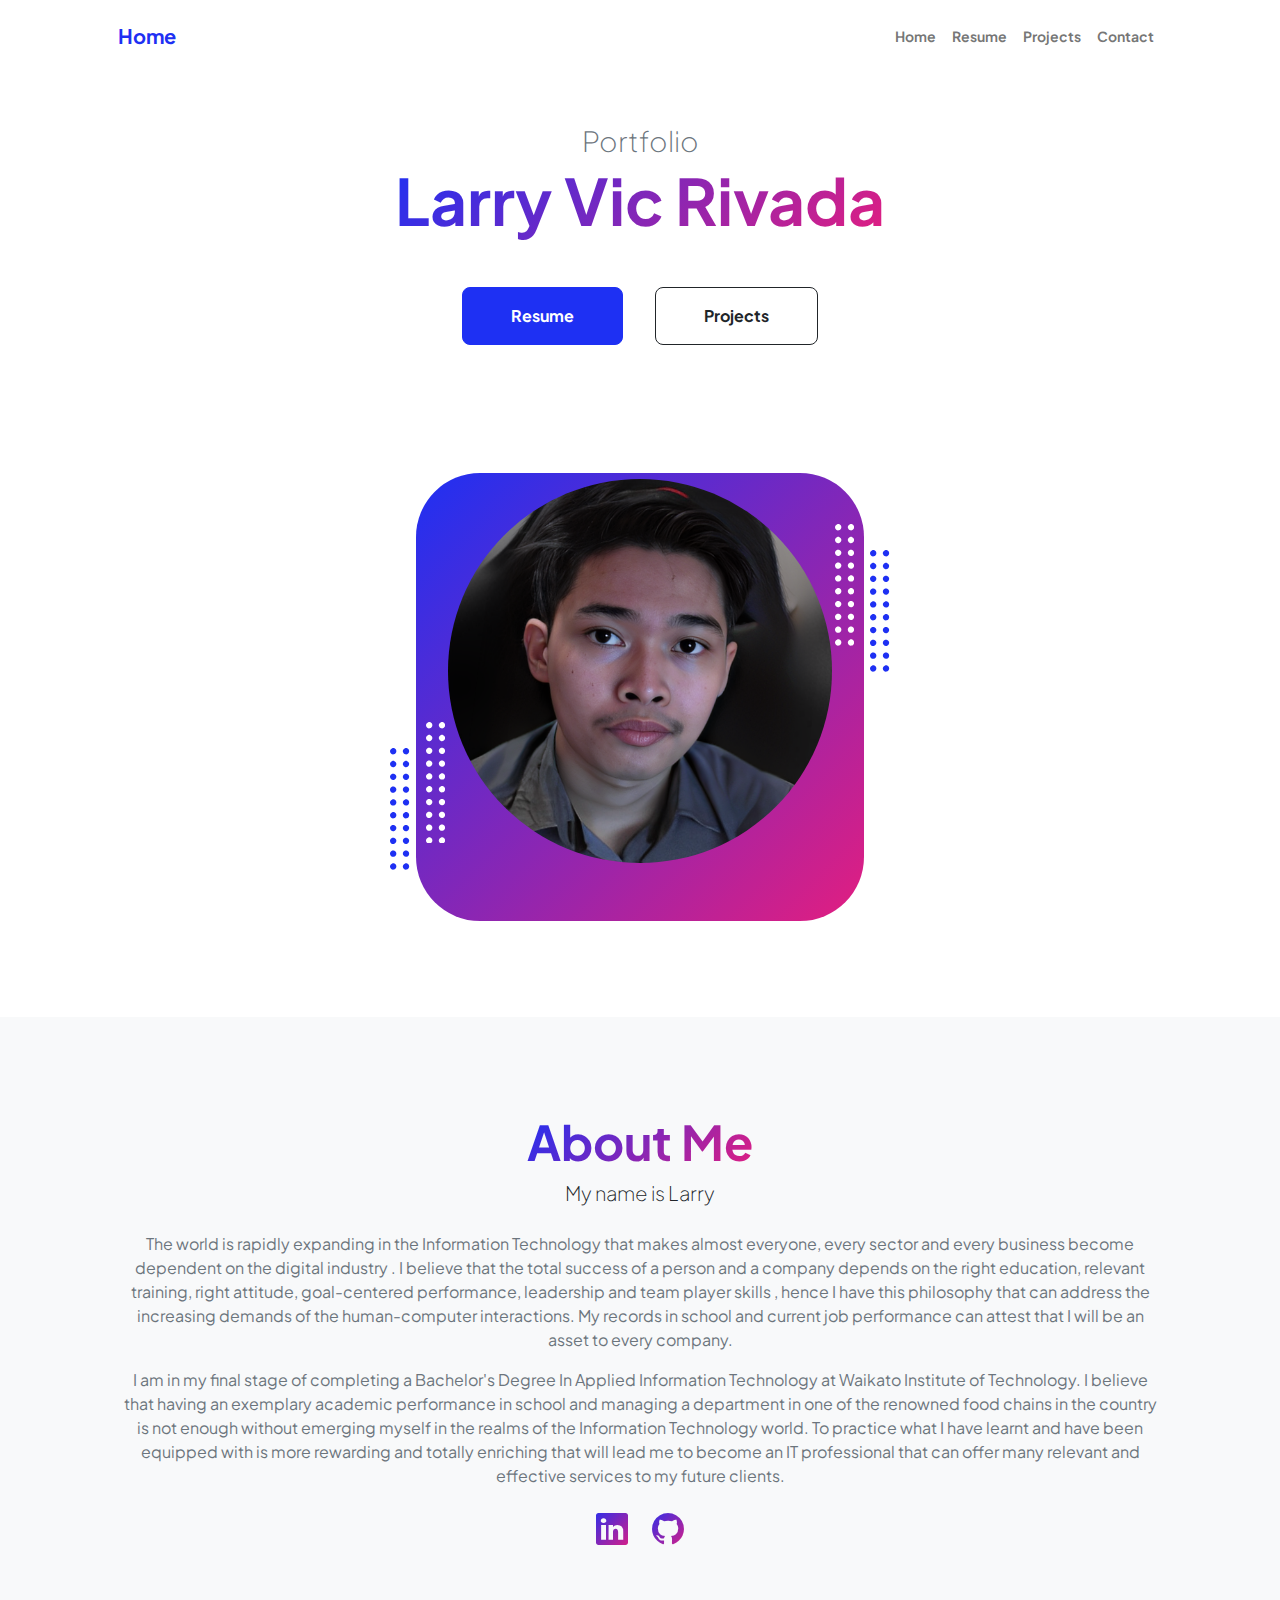
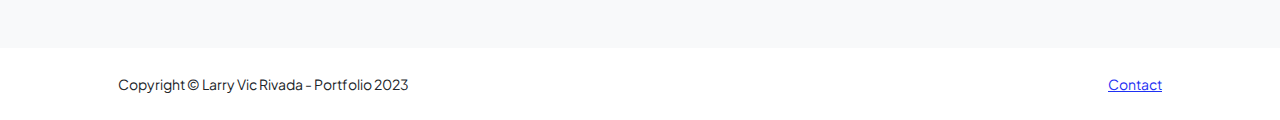
<file: index.html>
<!DOCTYPE html>
<html lang="en">
    <head>
        <meta charset="utf-8" />
        <meta name="viewport" content="width=device-width, initial-scale=1, shrink-to-fit=no" />
        <meta name="description" content="" />
        <meta name="author" content="" />
        <title>Home</title>
        <!-- Favicon-->
        <link rel="icon" type="image/x-icon" href="assets/favicon.ico" />
        <!-- Custom Google font-->
        <link rel="preconnect" href="https://fonts.googleapis.com" />
        <link rel="preconnect" href="https://fonts.gstatic.com" crossorigin />
        <link href="https://fonts.googleapis.com/css2?family=Plus+Jakarta+Sans:wght@100;200;300;400;500;600;700;800;900&amp;display=swap" rel="stylesheet" />
        <!-- Bootstrap icons-->
        <link href="https://cdn.jsdelivr.net/npm/bootstrap-icons@1.8.1/font/bootstrap-icons.css" rel="stylesheet" />
        <!-- Core theme CSS (includes Bootstrap)-->
        <link href="css/styles.css" rel="stylesheet" />
    </head>
    <body class="d-flex flex-column h-100">
        <main class="flex-shrink-0">
            <!-- Navigation-->
            <nav class="navbar navbar-expand-lg navbar-light bg-white py-3">
                <div class="container px-5">
                    <a class="navbar-brand" href="index.html"><span class="fw-bolder text-primary">Home</span></a>
                    <button class="navbar-toggler" type="button" data-bs-toggle="collapse" data-bs-target="#navbarSupportedContent" aria-controls="navbarSupportedContent" aria-expanded="false" aria-label="Toggle navigation"><span class="navbar-toggler-icon"></span></button>
                    <div class="collapse navbar-collapse" id="navbarSupportedContent">
                        <ul class="navbar-nav ms-auto mb-2 mb-lg-0 small fw-bolder">
                            <li class="nav-item"><a class="nav-link" href="index.html">Home</a></li>
                            <li class="nav-item"><a class="nav-link" href="resume.html">Resume</a></li>
                            <li class="nav-item"><a class="nav-link" href="projects.html">Projects</a></li>
                            <li class="nav-item"><a class="nav-link" href="contact.html">Contact</a></li>
                        </ul>
                    </div>
                </div>
            </nav>
            <!-- Header-->
            <header class="py-5">
                <div class="container px-5 pb-5">
                    <div class="row gx-5 align-items-center">
                        <div class="col-xxl-5">
                            <!-- Header text content-->
                            <div class="text-center text-xxl-start">
                                <div class="fs-3 fw-light text-muted">Portfolio</div>
                                <h1 class="display-3 fw-bolder mb-5"><span class="text-gradient d-inline">Larry Vic Rivada</span></h1>
                                <div class="d-grid gap-3 d-sm-flex justify-content-sm-center justify-content-xxl-start mb-3">
                                    <a class="btn btn-primary btn-lg px-5 py-3 me-sm-3 fs-6 fw-bolder" href="resume.html">Resume</a>
                                    <a class="btn btn-outline-dark btn-lg px-5 py-3 fs-6 fw-bolder" href="projects.html">Projects</a>
                                </div>
                            </div>
                        </div>
                        <div class="col-xxl-7">
                            <!-- Header profile picture-->
                            <div class="d-flex justify-content-center mt-5 mt-xxl-0">
                                <div class="profile bg-gradient-primary-to-secondary">
                                    <img class="profile-img" src="assets/profile.png" alt="..." />
                                    <div class="dots-1">
                                        <!-- SVG Dots-->
                                        <svg version="1.1" xmlns="http://www.w3.org/2000/svg" xmlns:xlink="http://www.w3.org/1999/xlink" x="0px" y="0px" viewBox="0 0 191.6 1215.4" style="enable-background: new 0 0 191.6 1215.4" xml:space="preserve">
                                            <g transform="translate(0.000000,1280.000000) scale(0.100000,-0.100000)">
                                                <path d="M227.7,12788.6c-105-35-200-141-222-248c-43-206,163-412,369-369c155,32,275,190,260,339c-11,105-90,213-190,262        C383.7,12801.6,289.7,12808.6,227.7,12788.6z"></path>
                                                <path d="M1507.7,12788.6c-151-50-253-216-222-362c25-119,136-230,254-255c194-41,395,142,375,339c-11,105-90,213-190,262        C1663.7,12801.6,1569.7,12808.6,1507.7,12788.6z"></path>
                                                <path d="M227.7,11508.6c-105-35-200-141-222-248c-43-206,163-412,369-369c155,32,275,190,260,339c-11,105-90,213-190,262        C383.7,11521.6,289.7,11528.6,227.7,11508.6z"></path>
                                                <path d="M1507.7,11508.6c-151-50-253-216-222-362c25-119,136-230,254-255c194-41,395,142,375,339c-11,105-90,213-190,262        C1663.7,11521.6,1569.7,11528.6,1507.7,11508.6z"></path>
                                                <path d="M227.7,10228.6c-105-35-200-141-222-248c-43-206,163-412,369-369c155,32,275,190,260,339c-11,105-90,213-190,262        C383.7,10241.6,289.7,10248.6,227.7,10228.6z"></path>
                                                <path d="M1507.7,10228.6c-105-35-200-141-222-248c-43-206,163-412,369-369c155,32,275,190,260,339c-11,105-90,213-190,262        C1663.7,10241.6,1569.7,10248.6,1507.7,10228.6z"></path>
                                                <path d="M227.7,8948.6c-105-35-200-141-222-248c-43-206,163-412,369-369c155,32,275,190,260,339c-11,105-90,213-190,262        C383.7,8961.6,289.7,8968.6,227.7,8948.6z"></path>
                                                <path d="M1507.7,8948.6c-105-35-200-141-222-248c-43-206,163-412,369-369c155,32,275,190,260,339c-11,105-90,213-190,262        C1663.7,8961.6,1569.7,8968.6,1507.7,8948.6z"></path>
                                                <path d="M227.7,7668.6c-105-35-200-141-222-248c-43-206,163-412,369-369c155,32,275,190,260,339c-11,105-90,213-190,262        C383.7,7681.6,289.7,7688.6,227.7,7668.6z"></path>
                                                <path d="M1507.7,7668.6c-105-35-200-141-222-248c-43-206,163-412,369-369c155,32,275,190,260,339c-11,105-90,213-190,262        C1663.7,7681.6,1569.7,7688.6,1507.7,7668.6z"></path>
                                                <path d="M227.7,6388.6c-105-35-200-141-222-248c-43-206,163-412,369-369c155,32,275,190,260,339c-11,105-90,213-190,262        C383.7,6401.6,289.7,6408.6,227.7,6388.6z"></path>
                                                <path d="M1507.7,6388.6c-105-35-200-141-222-248c-43-206,163-412,369-369c155,32,275,190,260,339c-11,105-90,213-190,262        C1663.7,6401.6,1569.7,6408.6,1507.7,6388.6z"></path>
                                                <path d="M227.7,5108.6c-105-35-200-141-222-248c-43-206,163-412,369-369c155,32,275,190,260,339c-11,105-90,213-190,262        C383.7,5121.6,289.7,5128.6,227.7,5108.6z"></path>
                                                <path d="M1507.7,5108.6c-105-35-200-141-222-248c-43-206,163-412,369-369c155,32,275,190,260,339c-11,105-90,213-190,262        C1663.7,5121.6,1569.7,5128.6,1507.7,5108.6z"></path>
                                                <path d="M227.7,3828.6c-105-35-200-141-222-248c-43-206,163-412,369-369c155,32,275,190,260,339c-11,105-90,213-190,262        C383.7,3841.6,289.7,3848.6,227.7,3828.6z"></path>
                                                <path d="M1507.7,3828.6c-105-35-200-141-222-248c-43-206,163-412,369-369c155,32,275,190,260,339c-11,105-90,213-190,262        C1663.7,3841.6,1569.7,3848.6,1507.7,3828.6z"></path>
                                                <path d="M227.7,2548.6c-105-35-200-141-222-248c-43-206,163-412,369-369c155,32,275,190,260,339c-11,105-90,213-190,262        C383.7,2561.6,289.7,2568.6,227.7,2548.6z"></path>
                                                <path d="M1507.7,2548.6c-105-35-200-141-222-248c-43-206,163-412,369-369c155,32,275,190,260,339c-11,105-90,213-190,262        C1663.7,2561.6,1569.7,2568.6,1507.7,2548.6z"></path>
                                                <path d="M227.7,1268.6c-105-35-200-141-222-248c-43-206,163-412,369-369c155,32,275,190,260,339c-11,105-90,213-190,262        C383.7,1281.6,289.7,1288.6,227.7,1268.6z"></path>
                                                <path d="M1507.7,1268.6c-105-35-200-141-222-248c-43-206,163-412,369-369c155,32,275,190,260,339c-11,105-90,213-190,262        C1663.7,1281.6,1569.7,1288.6,1507.7,1268.6z"></path>
                                            </g>
                                        </svg>
                                        <!-- END of SVG dots-->
                                    </div>
                                    <div class="dots-2">
                                        <!-- SVG Dots-->
                                        <svg version="1.1" xmlns="http://www.w3.org/2000/svg" xmlns:xlink="http://www.w3.org/1999/xlink" x="0px" y="0px" viewBox="0 0 191.6 1215.4" style="enable-background: new 0 0 191.6 1215.4" xml:space="preserve">
                                            <g transform="translate(0.000000,1280.000000) scale(0.100000,-0.100000)">
                                                <path d="M227.7,12788.6c-105-35-200-141-222-248c-43-206,163-412,369-369c155,32,275,190,260,339c-11,105-90,213-190,262        C383.7,12801.6,289.7,12808.6,227.7,12788.6z"></path>
                                                <path d="M1507.7,12788.6c-151-50-253-216-222-362c25-119,136-230,254-255c194-41,395,142,375,339c-11,105-90,213-190,262        C1663.7,12801.6,1569.7,12808.6,1507.7,12788.6z"></path>
                                                <path d="M227.7,11508.6c-105-35-200-141-222-248c-43-206,163-412,369-369c155,32,275,190,260,339c-11,105-90,213-190,262        C383.7,11521.6,289.7,11528.6,227.7,11508.6z"></path>
                                                <path d="M1507.7,11508.6c-151-50-253-216-222-362c25-119,136-230,254-255c194-41,395,142,375,339c-11,105-90,213-190,262        C1663.7,11521.6,1569.7,11528.6,1507.7,11508.6z"></path>
                                                <path d="M227.7,10228.6c-105-35-200-141-222-248c-43-206,163-412,369-369c155,32,275,190,260,339c-11,105-90,213-190,262        C383.7,10241.6,289.7,10248.6,227.7,10228.6z"></path>
                                                <path d="M1507.7,10228.6c-105-35-200-141-222-248c-43-206,163-412,369-369c155,32,275,190,260,339c-11,105-90,213-190,262        C1663.7,10241.6,1569.7,10248.6,1507.7,10228.6z"></path>
                                                <path d="M227.7,8948.6c-105-35-200-141-222-248c-43-206,163-412,369-369c155,32,275,190,260,339c-11,105-90,213-190,262        C383.7,8961.6,289.7,8968.6,227.7,8948.6z"></path>
                                                <path d="M1507.7,8948.6c-105-35-200-141-222-248c-43-206,163-412,369-369c155,32,275,190,260,339c-11,105-90,213-190,262        C1663.7,8961.6,1569.7,8968.6,1507.7,8948.6z"></path>
                                                <path d="M227.7,7668.6c-105-35-200-141-222-248c-43-206,163-412,369-369c155,32,275,190,260,339c-11,105-90,213-190,262        C383.7,7681.6,289.7,7688.6,227.7,7668.6z"></path>
                                                <path d="M1507.7,7668.6c-105-35-200-141-222-248c-43-206,163-412,369-369c155,32,275,190,260,339c-11,105-90,213-190,262        C1663.7,7681.6,1569.7,7688.6,1507.7,7668.6z"></path>
                                                <path d="M227.7,6388.6c-105-35-200-141-222-248c-43-206,163-412,369-369c155,32,275,190,260,339c-11,105-90,213-190,262        C383.7,6401.6,289.7,6408.6,227.7,6388.6z"></path>
                                                <path d="M1507.7,6388.6c-105-35-200-141-222-248c-43-206,163-412,369-369c155,32,275,190,260,339c-11,105-90,213-190,262        C1663.7,6401.6,1569.7,6408.6,1507.7,6388.6z"></path>
                                                <path d="M227.7,5108.6c-105-35-200-141-222-248c-43-206,163-412,369-369c155,32,275,190,260,339c-11,105-90,213-190,262        C383.7,5121.6,289.7,5128.6,227.7,5108.6z"></path>
                                                <path d="M1507.7,5108.6c-105-35-200-141-222-248c-43-206,163-412,369-369c155,32,275,190,260,339c-11,105-90,213-190,262        C1663.7,5121.6,1569.7,5128.6,1507.7,5108.6z"></path>
                                                <path d="M227.7,3828.6c-105-35-200-141-222-248c-43-206,163-412,369-369c155,32,275,190,260,339c-11,105-90,213-190,262        C383.7,3841.6,289.7,3848.6,227.7,3828.6z"></path>
                                                <path d="M1507.7,3828.6c-105-35-200-141-222-248c-43-206,163-412,369-369c155,32,275,190,260,339c-11,105-90,213-190,262        C1663.7,3841.6,1569.7,3848.6,1507.7,3828.6z"></path>
                                                <path d="M227.7,2548.6c-105-35-200-141-222-248c-43-206,163-412,369-369c155,32,275,190,260,339c-11,105-90,213-190,262        C383.7,2561.6,289.7,2568.6,227.7,2548.6z"></path>
                                                <path d="M1507.7,2548.6c-105-35-200-141-222-248c-43-206,163-412,369-369c155,32,275,190,260,339c-11,105-90,213-190,262        C1663.7,2561.6,1569.7,2568.6,1507.7,2548.6z"></path>
                                                <path d="M227.7,1268.6c-105-35-200-141-222-248c-43-206,163-412,369-369c155,32,275,190,260,339c-11,105-90,213-190,262        C383.7,1281.6,289.7,1288.6,227.7,1268.6z"></path>
                                                <path d="M1507.7,1268.6c-105-35-200-141-222-248c-43-206,163-412,369-369c155,32,275,190,260,339c-11,105-90,213-190,262        C1663.7,1281.6,1569.7,1288.6,1507.7,1268.6z"></path>
                                            </g>
                                        </svg>
                                        <!-- END of SVG dots-->
                                    </div>
                                    <div class="dots-3">
                                        <!-- SVG Dots-->
                                        <svg version="1.1" xmlns="http://www.w3.org/2000/svg" xmlns:xlink="http://www.w3.org/1999/xlink" x="0px" y="0px" viewBox="0 0 191.6 1215.4" style="enable-background: new 0 0 191.6 1215.4" xml:space="preserve">
                                            <g transform="translate(0.000000,1280.000000) scale(0.100000,-0.100000)">
                                                <path d="M227.7,12788.6c-105-35-200-141-222-248c-43-206,163-412,369-369c155,32,275,190,260,339c-11,105-90,213-190,262        C383.7,12801.6,289.7,12808.6,227.7,12788.6z"></path>
                                                <path d="M1507.7,12788.6c-151-50-253-216-222-362c25-119,136-230,254-255c194-41,395,142,375,339c-11,105-90,213-190,262        C1663.7,12801.6,1569.7,12808.6,1507.7,12788.6z"></path>
                                                <path d="M227.7,11508.6c-105-35-200-141-222-248c-43-206,163-412,369-369c155,32,275,190,260,339c-11,105-90,213-190,262        C383.7,11521.6,289.7,11528.6,227.7,11508.6z"></path>
                                                <path d="M1507.7,11508.6c-151-50-253-216-222-362c25-119,136-230,254-255c194-41,395,142,375,339c-11,105-90,213-190,262        C1663.7,11521.6,1569.7,11528.6,1507.7,11508.6z"></path>
                                                <path d="M227.7,10228.6c-105-35-200-141-222-248c-43-206,163-412,369-369c155,32,275,190,260,339c-11,105-90,213-190,262        C383.7,10241.6,289.7,10248.6,227.7,10228.6z"></path>
                                                <path d="M1507.7,10228.6c-105-35-200-141-222-248c-43-206,163-412,369-369c155,32,275,190,260,339c-11,105-90,213-190,262        C1663.7,10241.6,1569.7,10248.6,1507.7,10228.6z"></path>
                                                <path d="M227.7,8948.6c-105-35-200-141-222-248c-43-206,163-412,369-369c155,32,275,190,260,339c-11,105-90,213-190,262        C383.7,8961.6,289.7,8968.6,227.7,8948.6z"></path>
                                                <path d="M1507.7,8948.6c-105-35-200-141-222-248c-43-206,163-412,369-369c155,32,275,190,260,339c-11,105-90,213-190,262        C1663.7,8961.6,1569.7,8968.6,1507.7,8948.6z"></path>
                                                <path d="M227.7,7668.6c-105-35-200-141-222-248c-43-206,163-412,369-369c155,32,275,190,260,339c-11,105-90,213-190,262        C383.7,7681.6,289.7,7688.6,227.7,7668.6z"></path>
                                                <path d="M1507.7,7668.6c-105-35-200-141-222-248c-43-206,163-412,369-369c155,32,275,190,260,339c-11,105-90,213-190,262        C1663.7,7681.6,1569.7,7688.6,1507.7,7668.6z"></path>
                                                <path d="M227.7,6388.6c-105-35-200-141-222-248c-43-206,163-412,369-369c155,32,275,190,260,339c-11,105-90,213-190,262        C383.7,6401.6,289.7,6408.6,227.7,6388.6z"></path>
                                                <path d="M1507.7,6388.6c-105-35-200-141-222-248c-43-206,163-412,369-369c155,32,275,190,260,339c-11,105-90,213-190,262        C1663.7,6401.6,1569.7,6408.6,1507.7,6388.6z"></path>
                                                <path d="M227.7,5108.6c-105-35-200-141-222-248c-43-206,163-412,369-369c155,32,275,190,260,339c-11,105-90,213-190,262        C383.7,5121.6,289.7,5128.6,227.7,5108.6z"></path>
                                                <path d="M1507.7,5108.6c-105-35-200-141-222-248c-43-206,163-412,369-369c155,32,275,190,260,339c-11,105-90,213-190,262        C1663.7,5121.6,1569.7,5128.6,1507.7,5108.6z"></path>
                                                <path d="M227.7,3828.6c-105-35-200-141-222-248c-43-206,163-412,369-369c155,32,275,190,260,339c-11,105-90,213-190,262        C383.7,3841.6,289.7,3848.6,227.7,3828.6z"></path>
                                                <path d="M1507.7,3828.6c-105-35-200-141-222-248c-43-206,163-412,369-369c155,32,275,190,260,339c-11,105-90,213-190,262        C1663.7,3841.6,1569.7,3848.6,1507.7,3828.6z"></path>
                                                <path d="M227.7,2548.6c-105-35-200-141-222-248c-43-206,163-412,369-369c155,32,275,190,260,339c-11,105-90,213-190,262        C383.7,2561.6,289.7,2568.6,227.7,2548.6z"></path>
                                                <path d="M1507.7,2548.6c-105-35-200-141-222-248c-43-206,163-412,369-369c155,32,275,190,260,339c-11,105-90,213-190,262        C1663.7,2561.6,1569.7,2568.6,1507.7,2548.6z"></path>
                                                <path d="M227.7,1268.6c-105-35-200-141-222-248c-43-206,163-412,369-369c155,32,275,190,260,339c-11,105-90,213-190,262        C383.7,1281.6,289.7,1288.6,227.7,1268.6z"></path>
                                                <path d="M1507.7,1268.6c-105-35-200-141-222-248c-43-206,163-412,369-369c155,32,275,190,260,339c-11,105-90,213-190,262        C1663.7,1281.6,1569.7,1288.6,1507.7,1268.6z"></path>
                                            </g>
                                        </svg>
                                        <!-- END of SVG dots-->
                                    </div>
                                    <div class="dots-4">
                                        <!-- SVG Dots-->
                                        <svg version="1.1" xmlns="http://www.w3.org/2000/svg" xmlns:xlink="http://www.w3.org/1999/xlink" x="0px" y="0px" viewBox="0 0 191.6 1215.4" style="enable-background: new 0 0 191.6 1215.4" xml:space="preserve">
                                            <g transform="translate(0.000000,1280.000000) scale(0.100000,-0.100000)">
                                                <path d="M227.7,12788.6c-105-35-200-141-222-248c-43-206,163-412,369-369c155,32,275,190,260,339c-11,105-90,213-190,262        C383.7,12801.6,289.7,12808.6,227.7,12788.6z"></path>
                                                <path d="M1507.7,12788.6c-151-50-253-216-222-362c25-119,136-230,254-255c194-41,395,142,375,339c-11,105-90,213-190,262        C1663.7,12801.6,1569.7,12808.6,1507.7,12788.6z"></path>
                                                <path d="M227.7,11508.6c-105-35-200-141-222-248c-43-206,163-412,369-369c155,32,275,190,260,339c-11,105-90,213-190,262        C383.7,11521.6,289.7,11528.6,227.7,11508.6z"></path>
                                                <path d="M1507.7,11508.6c-151-50-253-216-222-362c25-119,136-230,254-255c194-41,395,142,375,339c-11,105-90,213-190,262        C1663.7,11521.6,1569.7,11528.6,1507.7,11508.6z"></path>
                                                <path d="M227.7,10228.6c-105-35-200-141-222-248c-43-206,163-412,369-369c155,32,275,190,260,339c-11,105-90,213-190,262        C383.7,10241.6,289.7,10248.6,227.7,10228.6z"></path>
                                                <path d="M1507.7,10228.6c-105-35-200-141-222-248c-43-206,163-412,369-369c155,32,275,190,260,339c-11,105-90,213-190,262        C1663.7,10241.6,1569.7,10248.6,1507.7,10228.6z"></path>
                                                <path d="M227.7,8948.6c-105-35-200-141-222-248c-43-206,163-412,369-369c155,32,275,190,260,339c-11,105-90,213-190,262        C383.7,8961.6,289.7,8968.6,227.7,8948.6z"></path>
                                                <path d="M1507.7,8948.6c-105-35-200-141-222-248c-43-206,163-412,369-369c155,32,275,190,260,339c-11,105-90,213-190,262        C1663.7,8961.6,1569.7,8968.6,1507.7,8948.6z"></path>
                                                <path d="M227.7,7668.6c-105-35-200-141-222-248c-43-206,163-412,369-369c155,32,275,190,260,339c-11,105-90,213-190,262        C383.7,7681.6,289.7,7688.6,227.7,7668.6z"></path>
                                                <path d="M1507.7,7668.6c-105-35-200-141-222-248c-43-206,163-412,369-369c155,32,275,190,260,339c-11,105-90,213-190,262        C1663.7,7681.6,1569.7,7688.6,1507.7,7668.6z"></path>
                                                <path d="M227.7,6388.6c-105-35-200-141-222-248c-43-206,163-412,369-369c155,32,275,190,260,339c-11,105-90,213-190,262        C383.7,6401.6,289.7,6408.6,227.7,6388.6z"></path>
                                                <path d="M1507.7,6388.6c-105-35-200-141-222-248c-43-206,163-412,369-369c155,32,275,190,260,339c-11,105-90,213-190,262        C1663.7,6401.6,1569.7,6408.6,1507.7,6388.6z"></path>
                                                <path d="M227.7,5108.6c-105-35-200-141-222-248c-43-206,163-412,369-369c155,32,275,190,260,339c-11,105-90,213-190,262        C383.7,5121.6,289.7,5128.6,227.7,5108.6z"></path>
                                                <path d="M1507.7,5108.6c-105-35-200-141-222-248c-43-206,163-412,369-369c155,32,275,190,260,339c-11,105-90,213-190,262        C1663.7,5121.6,1569.7,5128.6,1507.7,5108.6z"></path>
                                                <path d="M227.7,3828.6c-105-35-200-141-222-248c-43-206,163-412,369-369c155,32,275,190,260,339c-11,105-90,213-190,262        C383.7,3841.6,289.7,3848.6,227.7,3828.6z"></path>
                                                <path d="M1507.7,3828.6c-105-35-200-141-222-248c-43-206,163-412,369-369c155,32,275,190,260,339c-11,105-90,213-190,262        C1663.7,3841.6,1569.7,3848.6,1507.7,3828.6z"></path>
                                                <path d="M227.7,2548.6c-105-35-200-141-222-248c-43-206,163-412,369-369c155,32,275,190,260,339c-11,105-90,213-190,262        C383.7,2561.6,289.7,2568.6,227.7,2548.6z"></path>
                                                <path d="M1507.7,2548.6c-105-35-200-141-222-248c-43-206,163-412,369-369c155,32,275,190,260,339c-11,105-90,213-190,262        C1663.7,2561.6,1569.7,2568.6,1507.7,2548.6z"></path>
                                                <path d="M227.7,1268.6c-105-35-200-141-222-248c-43-206,163-412,369-369c155,32,275,190,260,339c-11,105-90,213-190,262        C383.7,1281.6,289.7,1288.6,227.7,1268.6z"></path>
                                                <path d="M1507.7,1268.6c-105-35-200-141-222-248c-43-206,163-412,369-369c155,32,275,190,260,339c-11,105-90,213-190,262        C1663.7,1281.6,1569.7,1288.6,1507.7,1268.6z"></path>
                                            </g>
                                        </svg>
                                        <!-- END of SVG dots-->
                                    </div>
                                </div>
                            </div>
                        </div>
                    </div>
                </div>
            </header>
            <!-- About Section-->
            <section class="bg-light py-5">
                <div class="container px-5">
                    <div class="row gx-5 justify-content-center">
                        <div class="col-xxl-8">
                            <div class="text-center my-5">
                                <h2 class="display-5 fw-bolder"><span class="text-gradient d-inline">About Me</span></h2>
                                <p class="lead fw-light mb-4">My name is Larry</p>
                                <p class="text-muted">The world is rapidly expanding in the Information Technology that makes almost everyone, every sector and every business  become dependent on the digital industry . I believe that the total success of a person and a company depends on the right education, relevant training, right attitude, goal-centered performance, leadership and team player skills , hence I have this philosophy that can address the increasing demands of the human-computer interactions. My records in school and current job performance can attest that I will be an asset to every company.</p>
                                <p class="text-muted">I  am in my final stage of completing a Bachelor's Degree In Applied Information Technology at Waikato Institute of Technology.  I believe that having an exemplary academic performance in school and managing a department in one of the renowned food chains in the country is not enough without emerging myself in the realms of the Information Technology world. To practice what I have learnt and have been equipped with is more rewarding  and totally enriching that will lead me to become an IT professional that can offer many relevant and effective services to my future clients.  </p>
                                <div class="d-flex justify-content-center fs-2 gap-4">
                                    <a class="text-gradient" href="https://www.linkedin.com/in/larry-rivada-7a3113242/"><i class="bi bi-linkedin"></i></a>
                                    <a class="text-gradient" href="https://github.com/zagiri"><i class="bi bi-github"></i></a>
                                </div>
                            </div>
                        </div>
                    </div>
                </div>
            </section>
        </main>
        <!-- Footer-->
        <footer class="bg-white py-4 mt-auto">
            <div class="container px-5">
                <div class="row align-items-center justify-content-between flex-column flex-sm-row">
                    <div class="col-auto"><div class="small m-0">Copyright &copy; Larry Vic Rivada - Portfolio 2023</div></div>

                    <div class="col-auto">
                        <a class="small" href="contact.html">Contact</a>
                    </div>
                </div>
            </div>
        </footer>
        <!-- Bootstrap core JS-->
        <script src="https://cdn.jsdelivr.net/npm/bootstrap@5.2.3/dist/js/bootstrap.bundle.min.js"></script>
        <!-- Core theme JS-->
        <script src="js/scripts.js"></script>
    </body>
</html>
</file>
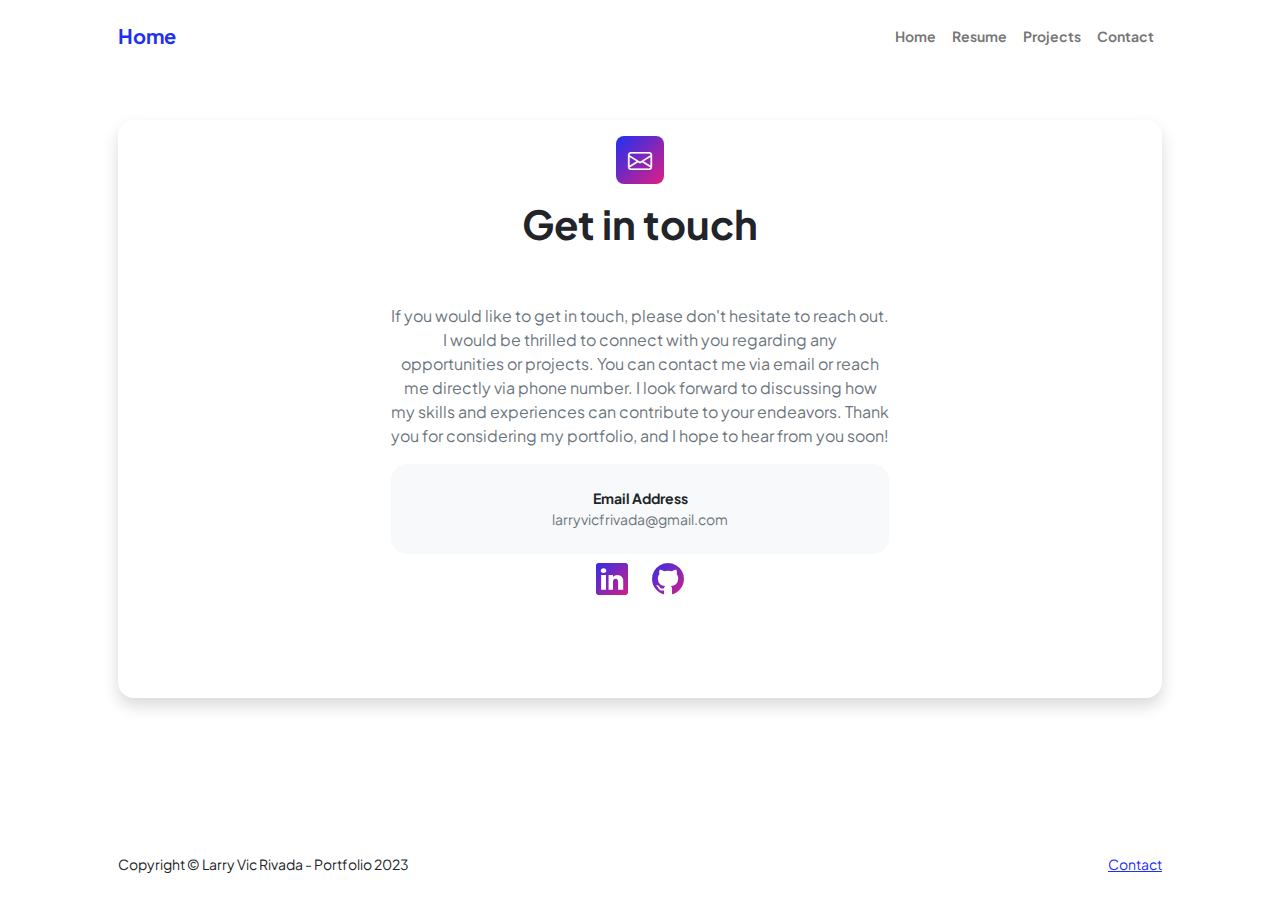
<file: contact.html>
<!DOCTYPE html>
<html lang="en">
    <head>
        <meta charset="utf-8" />
        <meta name="viewport" content="width=device-width, initial-scale=1, shrink-to-fit=no" />
        <meta name="description" content />
        <meta name="author" content />
        <title>Contact</title>
        <!-- Favicon-->
        <link rel="icon" type="image/x-icon" href="assets/favicon.ico" />
        <!-- Custom Google font-->
        <link rel="preconnect" href="https://fonts.googleapis.com" />
        <link rel="preconnect" href="https://fonts.gstatic.com" crossorigin />
        <link href="https://fonts.googleapis.com/css2?family=Plus+Jakarta+Sans:wght@100;200;300;400;500;600;700;800;900&amp;display=swap" rel="stylesheet" />
        <!-- Bootstrap icons-->
        <link href="https://cdn.jsdelivr.net/npm/bootstrap-icons@1.8.1/font/bootstrap-icons.css" rel="stylesheet" />
        <!-- Core theme CSS (includes Bootstrap)-->
        <link href="css/styles.css" rel="stylesheet" />
    </head>
    <body class="d-flex flex-column">
        <main class="flex-shrink-0">
            <!-- Navigation-->
            <nav class="navbar navbar-expand-lg navbar-light bg-white py-3">
                <div class="container px-5">
                    <a class="navbar-brand" href="index.html"><span class="fw-bolder text-primary">Home</span></a>
                    <button class="navbar-toggler" type="button" data-bs-toggle="collapse" data-bs-target="#navbarSupportedContent" aria-controls="navbarSupportedContent" aria-expanded="false" aria-label="Toggle navigation"><span class="navbar-toggler-icon"></span></button>
                    <div class="collapse navbar-collapse" id="navbarSupportedContent">
                        <ul class="navbar-nav ms-auto mb-2 mb-lg-0 small fw-bolder">
                            <li class="nav-item"><a class="nav-link" href="index.html">Home</a></li>
                            <li class="nav-item"><a class="nav-link" href="resume.html">Resume</a></li>
                            <li class="nav-item"><a class="nav-link" href="projects.html">Projects</a></li>
                            <li class="nav-item"><a class="nav-link" href="contact.html">Contact</a></li>
                        </ul>
                    </div>
                </div>
            </nav>
            <!-- Page content-->
            <section class="py-5">
                <div class="container px-5">
                    <!-- Contact form-->

                    <div class="card shadow border-0 rounded-4 mb-5">
                        <div class="text-center mb-5">
                            <p></p>
                            <div class="feature bg-primary bg-gradient-primary-to-secondary text-white rounded-3 mb-3"><i class="bi bi-envelope"></i></div>
                            <h1 class="fw-bolder">Get in touch</h1>

                        <div class="row gx-5 justify-content-center">
                            <div class="col-lg-8 col-xl-6">
                                <div class="text-center my-5">
                                    <p class="text-muted">If you would like to get in touch, please don't hesitate to reach out. I would be thrilled to connect with you regarding any opportunities or projects. You can contact me via email or reach me directly via phone number. I look forward to discussing how my skills and experiences can contribute to your endeavors. Thank you for considering my portfolio, and I hope to hear from you soon!</p>
                                    <div class="bg-light p-4 rounded-4">
                                        <div class="small fw-bolder">Email Address</div>
                                        <div class="small text-muted">larryvicfrivada@gmail.com</div>
                                    </div>

                                    <div class="d-flex justify-content-center fs-2 gap-4">
                                        <a class="text-gradient" href="https://www.linkedin.com/in/larry-rivada-7a3113242/"><i class="bi bi-linkedin"></i></a>
                                        <a class="text-gradient" href="https://github.com/zagiri"><i class="bi bi-github"></i></a>
                                    </div>
                                </div>
                            </div>
                        </div>
                    </div>
                </div>
            </section>
        </main>
        <!-- Footer-->
        <footer class="bg-white py-4 mt-auto">
            <div class="container px-5">
                <div class="row align-items-center justify-content-between flex-column flex-sm-row">
                    <div class="col-auto"><div class="small m-0">Copyright &copy; Larry Vic Rivada - Portfolio 2023</div></div>
                    <div class="col-auto">
                        <a class="small" href="contact.html">Contact</a>
                    </div>
                </div>
            </div>
        </footer>
        <!-- Bootstrap core JS-->
        <script src="https://cdn.jsdelivr.net/npm/bootstrap@5.2.3/dist/js/bootstrap.bundle.min.js"></script>
        <!-- Core theme JS-->
        <script src="js/scripts.js"></script>
        <!-- * * * * * * * * * * * * * * * * * * * * * * * * * * * * * * * * * * * * * * * *-->
        <!-- * *                               SB Forms JS                               * *-->
        <!-- * * Activate your form at https://startbootstrap.com/solution/contact-forms * *-->
        <!-- * * * * * * * * * * * * * * * * * * * * * * * * * * * * * * * * * * * * * * * *-->
        <script src="https://cdn.startbootstrap.com/sb-forms-latest.js"></script>
    </body>
</html>
</file>
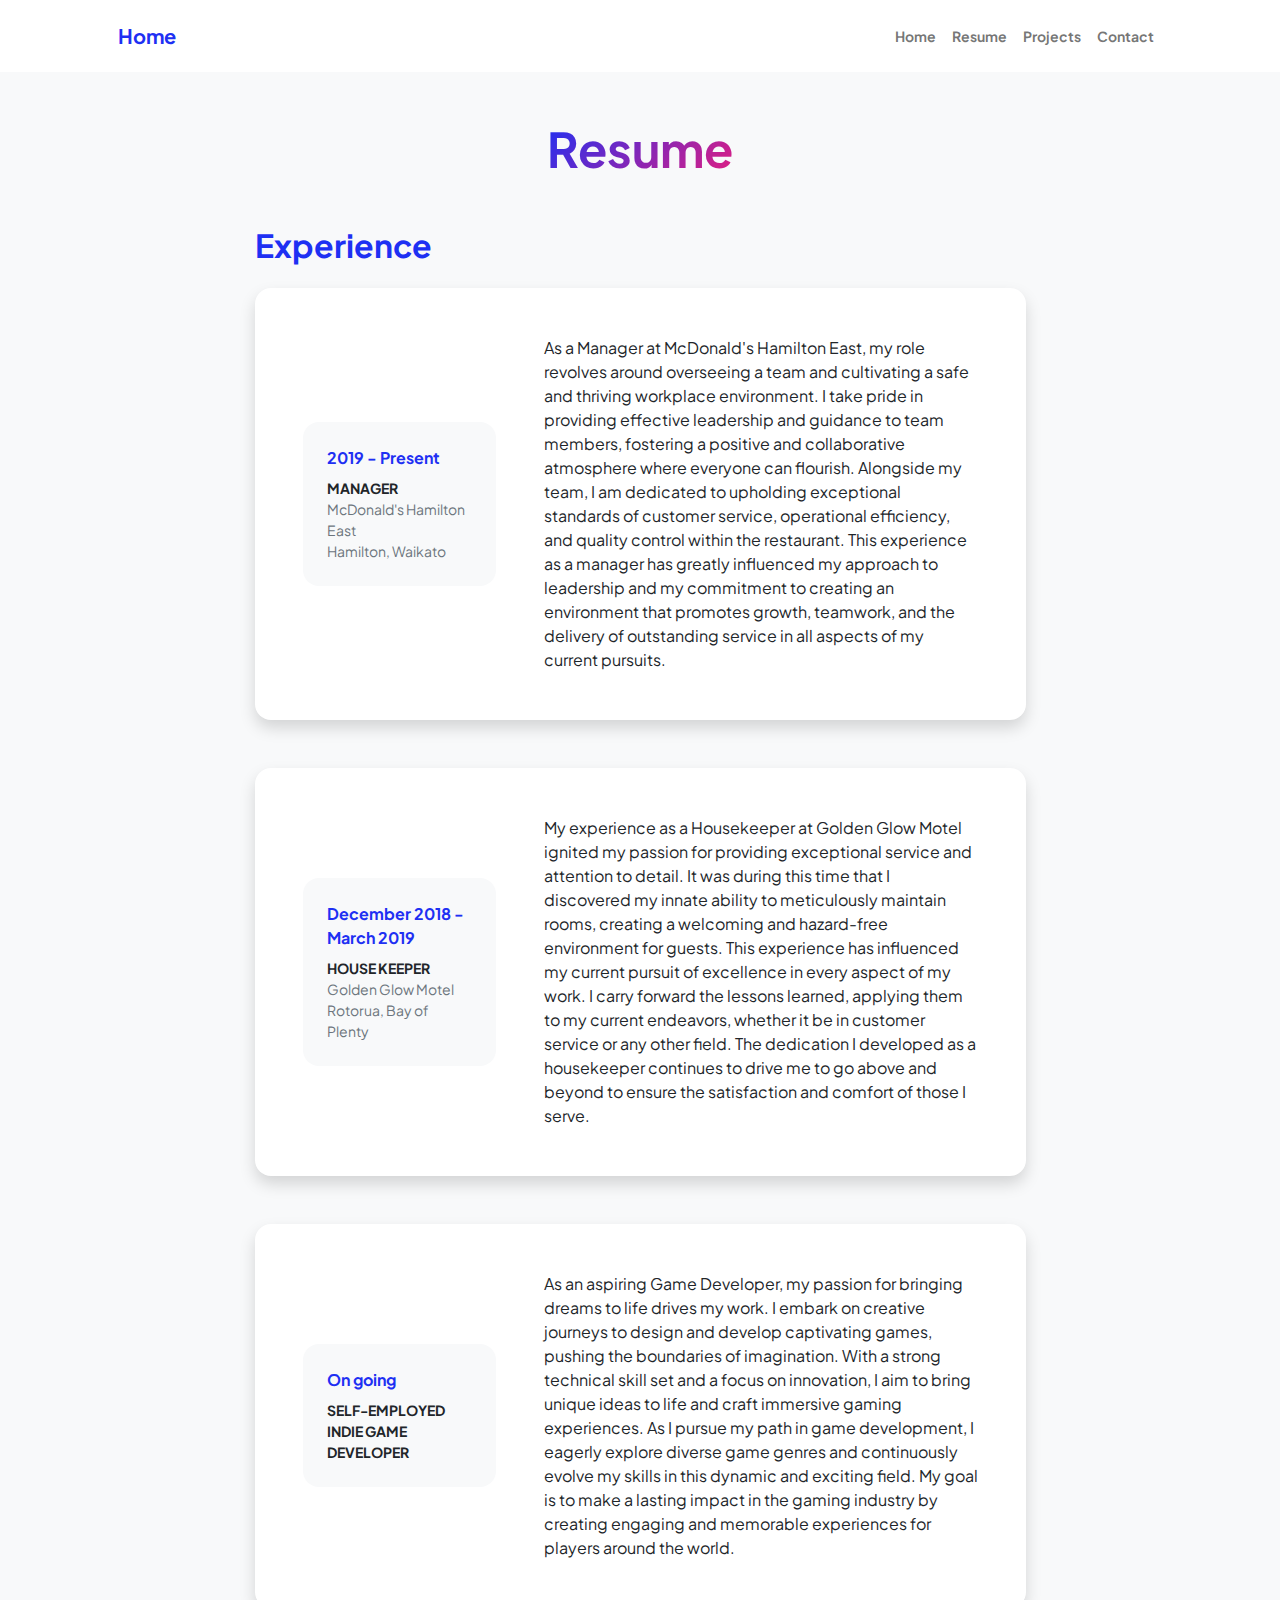
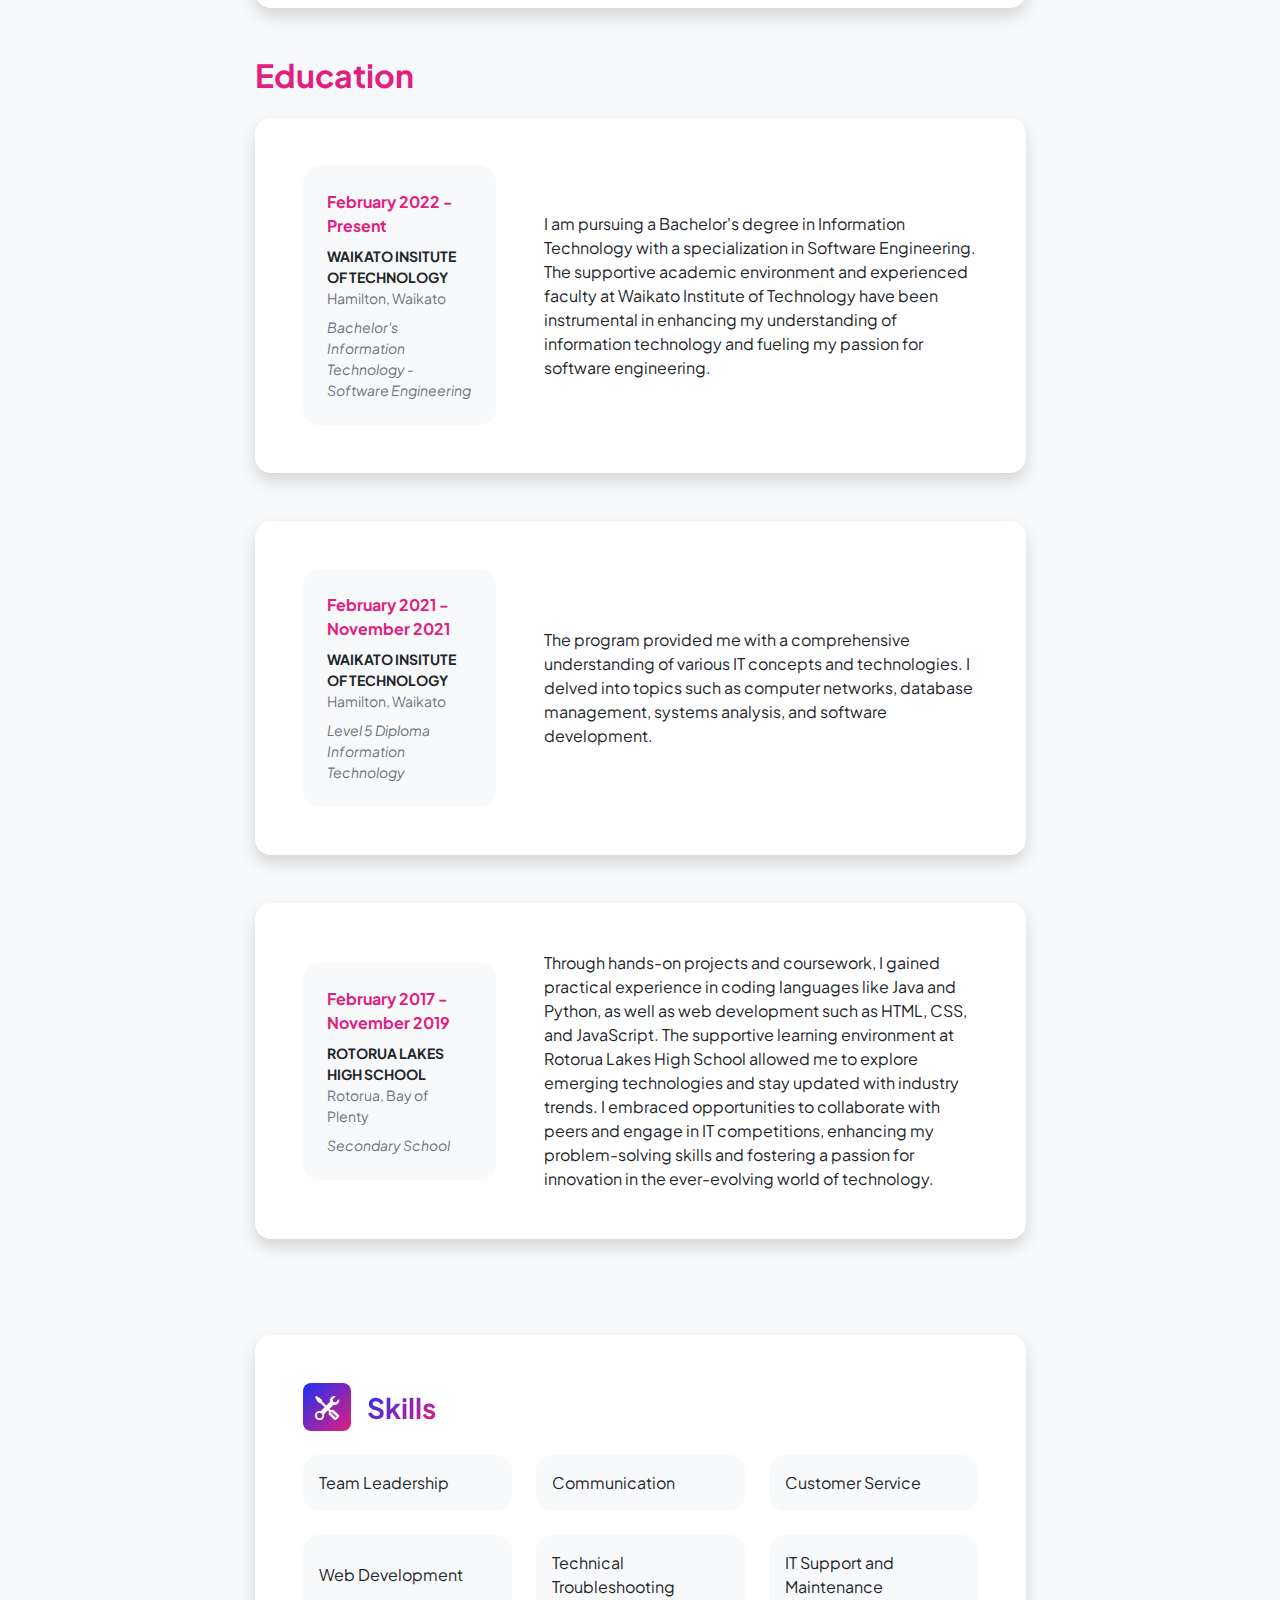
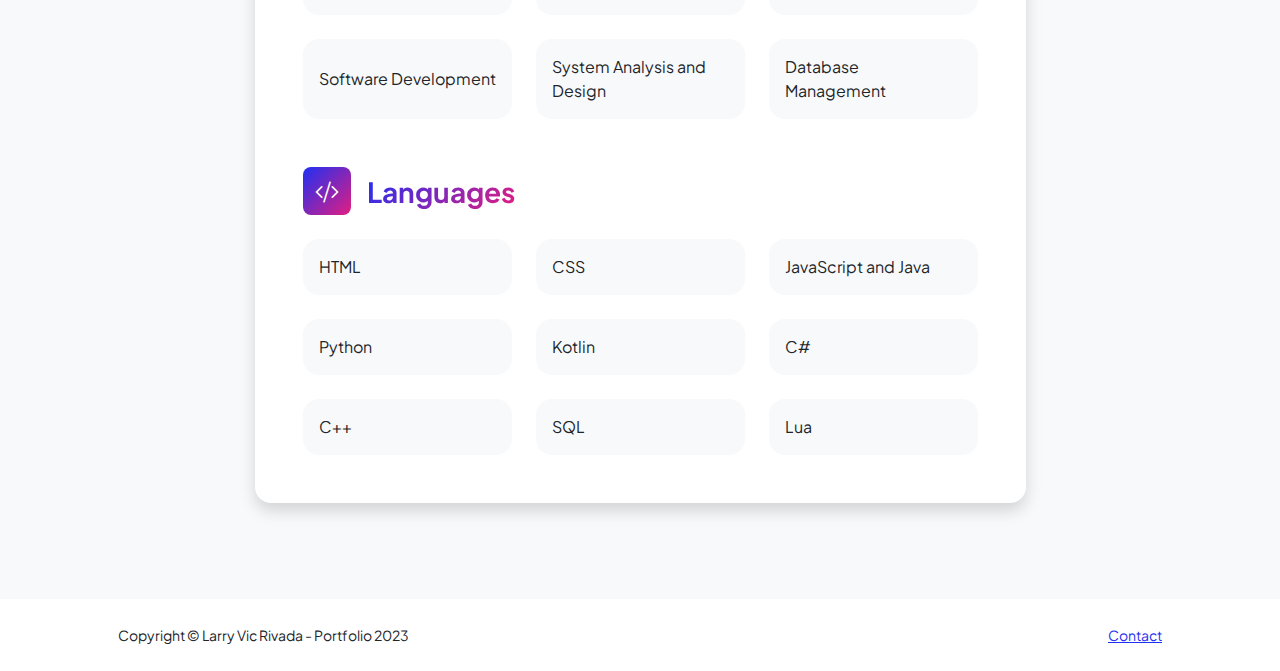
<file: resume.html>
<!DOCTYPE html>
<html lang="en">
    <head>
        <meta charset="utf-8" />
        <meta name="viewport" content="width=device-width, initial-scale=1, shrink-to-fit=no" />
        <meta name="description" content="" />
        <meta name="author" content="" />
        <title>Resumé</title>
        <!-- Favicon-->
        <link rel="icon" type="image/x-icon" href="assets/favicon.ico" />
        <!-- Custom Google font-->
        <link rel="preconnect" href="https://fonts.googleapis.com" />
        <link rel="preconnect" href="https://fonts.gstatic.com" crossorigin />
        <link href="https://fonts.googleapis.com/css2?family=Plus+Jakarta+Sans:wght@100;200;300;400;500;600;700;800;900&amp;display=swap" rel="stylesheet" />
        <!-- Bootstrap icons-->
        <link href="https://cdn.jsdelivr.net/npm/bootstrap-icons@1.8.1/font/bootstrap-icons.css" rel="stylesheet" />
        <!-- Core theme CSS (includes Bootstrap)-->
        <link href="css/styles.css" rel="stylesheet" />
    </head>
    <body class="d-flex flex-column h-100 bg-light">
        <main class="flex-shrink-0">
            <!-- Navigation-->
            <nav class="navbar navbar-expand-lg navbar-light bg-white py-3">
                <div class="container px-5">
                    <a class="navbar-brand" href="index.html"><span class="fw-bolder text-primary">Home</span></a>
                    <button class="navbar-toggler" type="button" data-bs-toggle="collapse" data-bs-target="#navbarSupportedContent" aria-controls="navbarSupportedContent" aria-expanded="false" aria-label="Toggle navigation"><span class="navbar-toggler-icon"></span></button>
                    <div class="collapse navbar-collapse" id="navbarSupportedContent">
                        <ul class="navbar-nav ms-auto mb-2 mb-lg-0 small fw-bolder">
                            <li class="nav-item"><a class="nav-link" href="index.html">Home</a></li>
                            <li class="nav-item"><a class="nav-link" href="resume.html">Resume</a></li>
                            <li class="nav-item"><a class="nav-link" href="projects.html">Projects</a></li>
                            <li class="nav-item"><a class="nav-link" href="contact.html">Contact</a></li>
                        </ul>
                    </div>
                </div>
            </nav>
            <!-- Page Content-->
            <div class="container px-5 my-5">
                <div class="text-center mb-5">
                    <h1 class="display-5 fw-bolder mb-0"><span class="text-gradient d-inline">Resume</span></h1>
                </div>
                <div class="row gx-5 justify-content-center">
                    <div class="col-lg-11 col-xl-9 col-xxl-8">
                        <!-- Experience Section-->
                        <section>
                            <div class="d-flex align-items-center justify-content-between mb-4">
                                <h2 class="text-primary fw-bolder mb-0">Experience</h2>
                                <!-- Download resume button-->
                                <!-- Note: Set the link href target to a PDF file within your project-->
<!--                                <a class="btn btn-primary px-4 py-3" href="#!">-->
<!--                                    <div class="d-inline-block bi bi-download me-2"></div>-->
<!--                                    Download Resume-->
<!--                                </a>-->
                            </div>
                            <!-- Experience Card 1-->
                            <div class="card shadow border-0 rounded-4 mb-5">
                                <div class="card-body p-5">
                                    <div class="row align-items-center gx-5">
                                        <div class="col text-center text-lg-start mb-4 mb-lg-0">
                                            <div class="bg-light p-4 rounded-4">
                                                <div class="text-primary fw-bolder mb-2">2019 - Present</div>
                                                <div class="small fw-bolder">MANAGER</div>
                                                <div class="small text-muted">McDonald's Hamilton East</div>
                                                <div class="small text-muted">Hamilton, Waikato</div>
                                            </div>
                                        </div>
                                        <div class="col-lg-8"><div>As a Manager at McDonald's Hamilton East, my role revolves around overseeing a team and cultivating a safe and thriving workplace environment. I take pride in providing effective leadership and guidance to team members, fostering a positive and collaborative atmosphere where everyone can flourish. Alongside my team, I am dedicated to upholding exceptional standards of customer service, operational efficiency, and quality control within the restaurant. This experience as a manager has greatly influenced my approach to leadership and my commitment to creating an environment that promotes growth, teamwork, and the delivery of outstanding service in all aspects of my current pursuits.</div></div>
                                    </div>
                                </div>
                            </div>
                            <!-- Experience Card 2-->
                            <div class="card shadow border-0 rounded-4 mb-5">
                                <div class="card-body p-5">
                                    <div class="row align-items-center gx-5">
                                        <div class="col text-center text-lg-start mb-4 mb-lg-0">
                                            <div class="bg-light p-4 rounded-4">
                                                <div class="text-primary fw-bolder mb-2">December 2018 - March 2019</div>
                                                <div class="small fw-bolder">HOUSE KEEPER</div>
                                                <div class="small text-muted">Golden Glow Motel</div>
                                                <div class="small text-muted">Rotorua, Bay of Plenty</div>
                                            </div>
                                        </div>
                                        <div class="col-lg-8"><div>My experience as a Housekeeper at Golden Glow Motel ignited my passion for providing exceptional service and attention to detail. It was during this time that I discovered my innate ability to meticulously maintain rooms, creating a welcoming and hazard-free environment for guests. This experience has influenced my current pursuit of excellence in every aspect of my work. I carry forward the lessons learned, applying them to my current endeavors, whether it be in customer service or any other field. The dedication I developed as a housekeeper continues to drive me to go above and beyond to ensure the satisfaction and comfort of those I serve.</div></div>
                                    </div>
                                </div>
                            </div>
                            <div class="card shadow border-0 rounded-4 mb-5">
                                <div class="card-body p-5">
                                    <div class="row align-items-center gx-5">
                                        <div class="col text-center text-lg-start mb-4 mb-lg-0">
                                            <div class="bg-light p-4 rounded-4">
                                                <div class="text-primary fw-bolder mb-2">On going</div>
                                                <div class="small fw-bolder">SELF-EMPLOYED INDIE GAME DEVELOPER</div>
                                            </div>
                                        </div>
                                        <div class="col-lg-8"><div>As an aspiring Game Developer, my passion for bringing dreams to life drives my work. I embark on creative journeys to design and develop captivating games, pushing the boundaries of imagination. With a strong technical skill set and a focus on innovation, I aim to bring unique ideas to life and craft immersive gaming experiences. As I pursue my path in game development, I eagerly explore diverse game genres and continuously evolve my skills in this dynamic and exciting field. My goal is to make a lasting impact in the gaming industry by creating engaging and memorable experiences for players around the world.</div></div>
                                    </div>
                                </div>
                            </div>
                        </section>
                        <!-- Education Section-->
                        <section>
                            <h2 class="text-secondary fw-bolder mb-4">Education</h2>
                            <!-- Education Card 1-->
                            <div class="card shadow border-0 rounded-4 mb-5">
                                <div class="card-body p-5">
                                    <div class="row align-items-center gx-5">
                                        <div class="col text-center text-lg-start mb-4 mb-lg-0">
                                            <div class="bg-light p-4 rounded-4">
                                                <div class="text-secondary fw-bolder mb-2">February 2022 - Present</div>
                                                <div class="mb-2">
                                                    <div class="small fw-bolder">WAIKATO INSITUTE OF TECHNOLOGY</div>
                                                    <div class="small text-muted">Hamilton, Waikato</div>
                                                </div>
                                                <div class="fst-italic">
                                                    <div class="small text-muted">Bachelor's</div>
                                                    <div class="small text-muted">Information Technology - Software Engineering</div>
                                                </div>
                                            </div>
                                        </div>
                                        <div class="col-lg-8"><div> I am pursuing a Bachelor's degree in Information Technology with a specialization in Software Engineering. The supportive academic environment and experienced faculty at Waikato Institute of Technology have been instrumental in enhancing my understanding of information technology and fueling my passion for software engineering.</div></div>
                                    </div>
                                </div>
                            </div>
                            <!-- Education Card 2-->
                            <div class="card shadow border-0 rounded-4 mb-5">
                                <div class="card-body p-5">
                                    <div class="row align-items-center gx-5">
                                        <div class="col text-center text-lg-start mb-4 mb-lg-0">
                                            <div class="bg-light p-4 rounded-4">
                                                <div class="text-secondary fw-bolder mb-2">February 2021 - November 2021</div>
                                                <div class="mb-2">
                                                    <div class="small fw-bolder">WAIKATO INSITUTE OF TECHNOLOGY</div>
                                                    <div class="small text-muted">Hamilton, Waikato</div>
                                                </div>
                                                <div class="fst-italic">
                                                    <div class="small text-muted">Level 5 Diploma</div>
                                                    <div class="small text-muted">Information Technology</div>
                                                </div>
                                            </div>
                                        </div>
                                        <div class="col-lg-8"><div>The program provided me with a comprehensive understanding of various IT concepts and technologies. I delved into topics such as computer networks, database management, systems analysis, and software development.</div></div>
                                    </div>
                                </div>
                            </div>
                            <div class="card shadow border-0 rounded-4 mb-5">
                                <div class="card-body p-5">
                                    <div class="row align-items-center gx-5">
                                        <div class="col text-center text-lg-start mb-4 mb-lg-0">
                                            <div class="bg-light p-4 rounded-4">
                                                <div class="text-secondary fw-bolder mb-2">February 2017 - November 2019</div>
                                                <div class="mb-2">
                                                    <div class="small fw-bolder">ROTORUA LAKES HIGH SCHOOL</div>
                                                    <div class="small text-muted">Rotorua, Bay of Plenty</div>
                                                </div>
                                                <div class="fst-italic">
                                                    <div class="small text-muted">Secondary School</div>
                                                </div>
                                            </div>
                                        </div>
                                        <div class="col-lg-8"><div>Through hands-on projects and coursework, I gained practical experience in coding languages like Java and Python, as well as web development such as HTML, CSS, and JavaScript. The supportive learning environment at Rotorua Lakes High School allowed me to explore emerging technologies and stay updated with industry trends. I embraced opportunities to collaborate with peers and engage in IT competitions, enhancing my problem-solving skills and fostering a passion for innovation in the ever-evolving world of technology.</div></div>
                                    </div>
                                </div>
                            </div>
                        </section>
                        <!-- Divider-->
                        <div class="pb-5"></div>
                        <!-- Skills Section-->
                        <section>
                            <!-- Skillset Card-->
                            <div class="card shadow border-0 rounded-4 mb-5">
                                <div class="card-body p-5">
                                    <!-- Professional skills list-->
                                    <div class="mb-5">
                                        <div class="d-flex align-items-center mb-4">
                                            <div class="feature bg-primary bg-gradient-primary-to-secondary text-white rounded-3 me-3"><i class="bi bi-tools"></i></div>
                                            <h3 class="fw-bolder mb-0"><span class="text-gradient d-inline">Skills</span></h3>
                                        </div>
                                        <div class="row row-cols-1 row-cols-md-3 mb-4">
                                            <div class="col mb-4 mb-md-0"><div class="d-flex align-items-center bg-light rounded-4 p-3 h-100">Team Leadership</div></div>
                                            <div class="col mb-4 mb-md-0"><div class="d-flex align-items-center bg-light rounded-4 p-3 h-100">Communication</div></div>
                                            <div class="col"><div class="d-flex align-items-center bg-light rounded-4 p-3 h-100">Customer Service</div></div>
                                        </div>
                                        <div class="row row-cols-1 row-cols-md-3 mb-4">
                                            <div class="col mb-4 mb-md-0"><div class="d-flex align-items-center bg-light rounded-4 p-3 h-100">Web Development</div></div>
                                            <div class="col mb-4 mb-md-0"><div class="d-flex align-items-center bg-light rounded-4 p-3 h-100">Technical Troubleshooting</div></div>
                                            <div class="col"><div class="d-flex align-items-center bg-light rounded-4 p-3 h-100">IT Support and Maintenance</div></div>
                                        </div>
                                        <div class="row row-cols-1 row-cols-md-3 mb-4">
                                            <div class="col mb-4 mb-md-0"><div class="d-flex align-items-center bg-light rounded-4 p-3 h-100">Software Development</div></div>
                                            <div class="col mb-4 mb-md-0"><div class="d-flex align-items-center bg-light rounded-4 p-3 h-100">System Analysis and Design</div></div>
                                            <div class="col"><div class="d-flex align-items-center bg-light rounded-4 p-3 h-100">Database Management</div></div>
                                        </div>
                                    </div>
                                    <!-- Languages list-->
                                    <div class="mb-0">
                                        <div class="d-flex align-items-center mb-4">
                                            <div class="feature bg-primary bg-gradient-primary-to-secondary text-white rounded-3 me-3"><i class="bi bi-code-slash"></i></div>
                                            <h3 class="fw-bolder mb-0"><span class="text-gradient d-inline">Languages</span></h3>
                                        </div>
                                        <div class="row row-cols-1 row-cols-md-3 mb-4">
                                            <div class="col mb-4 mb-md-0"><div class="d-flex align-items-center bg-light rounded-4 p-3 h-100">HTML</div></div>
                                            <div class="col mb-4 mb-md-0"><div class="d-flex align-items-center bg-light rounded-4 p-3 h-100">CSS</div></div>
                                            <div class="col"><div class="d-flex align-items-center bg-light rounded-4 p-3 h-100">JavaScript and Java</div></div>
                                        </div>
                                        <div class="row row-cols-1 row-cols-md-3 mb-4">
                                            <div class="col mb-4 mb-md-0"><div class="d-flex align-items-center bg-light rounded-4 p-3 h-100">Python</div></div>
                                            <div class="col mb-4 mb-md-0"><div class="d-flex align-items-center bg-light rounded-4 p-3 h-100">Kotlin</div></div>
                                            <div class="col"><div class="d-flex align-items-center bg-light rounded-4 p-3 h-100">C#</div></div>
                                        </div>
                                        <div class="row row-cols-1 row-cols-md-3">
                                            <div class="col mb-4 mb-md-0"><div class="d-flex align-items-center bg-light rounded-4 p-3 h-100">C++</div></div>
                                            <div class="col mb-4 mb-md-0"><div class="d-flex align-items-center bg-light rounded-4 p-3 h-100">SQL</div></div>
                                            <div class="col"><div class="d-flex align-items-center bg-light rounded-4 p-3 h-100">Lua</div></div>
                                        </div>
                                    </div>
                                </div>
                            </div>
                        </section>
                    </div>
                </div>
            </div>
        </main>
        <!-- Footer-->
        <footer class="bg-white py-4 mt-auto">
            <div class="container px-5">
                <div class="row align-items-center justify-content-between flex-column flex-sm-row">
                    <div class="col-auto"><div class="small m-0">Copyright &copy; Larry Vic Rivada - Portfolio 2023</div></div>
                    <div class="col-auto">
                        <a class="small" href="contact.html">Contact</a>
                    </div>
                </div>
            </div>
        </footer>
        <!-- Bootstrap core JS-->
        <script src="https://cdn.jsdelivr.net/npm/bootstrap@5.2.3/dist/js/bootstrap.bundle.min.js"></script>
        <!-- Core theme JS-->
        <script src="js/scripts.js"></script>
    </body>
</html>
</file>
